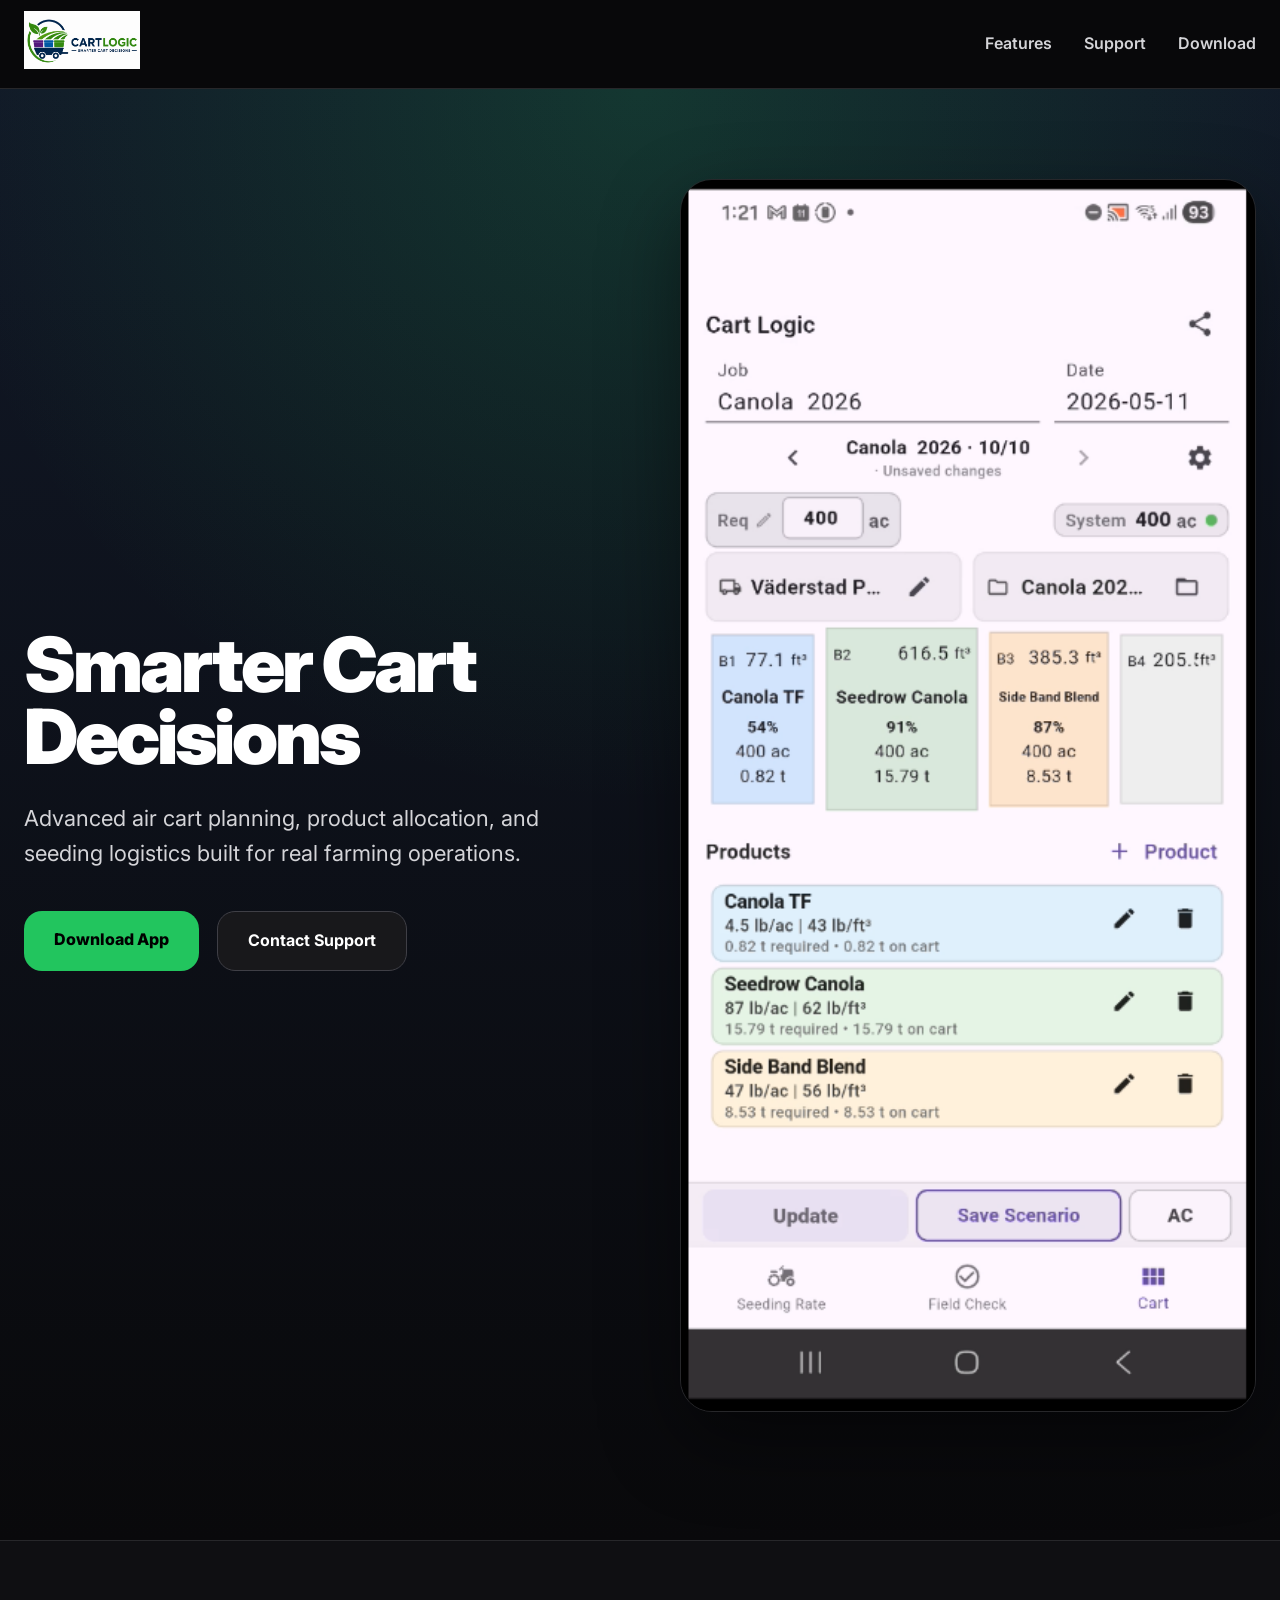
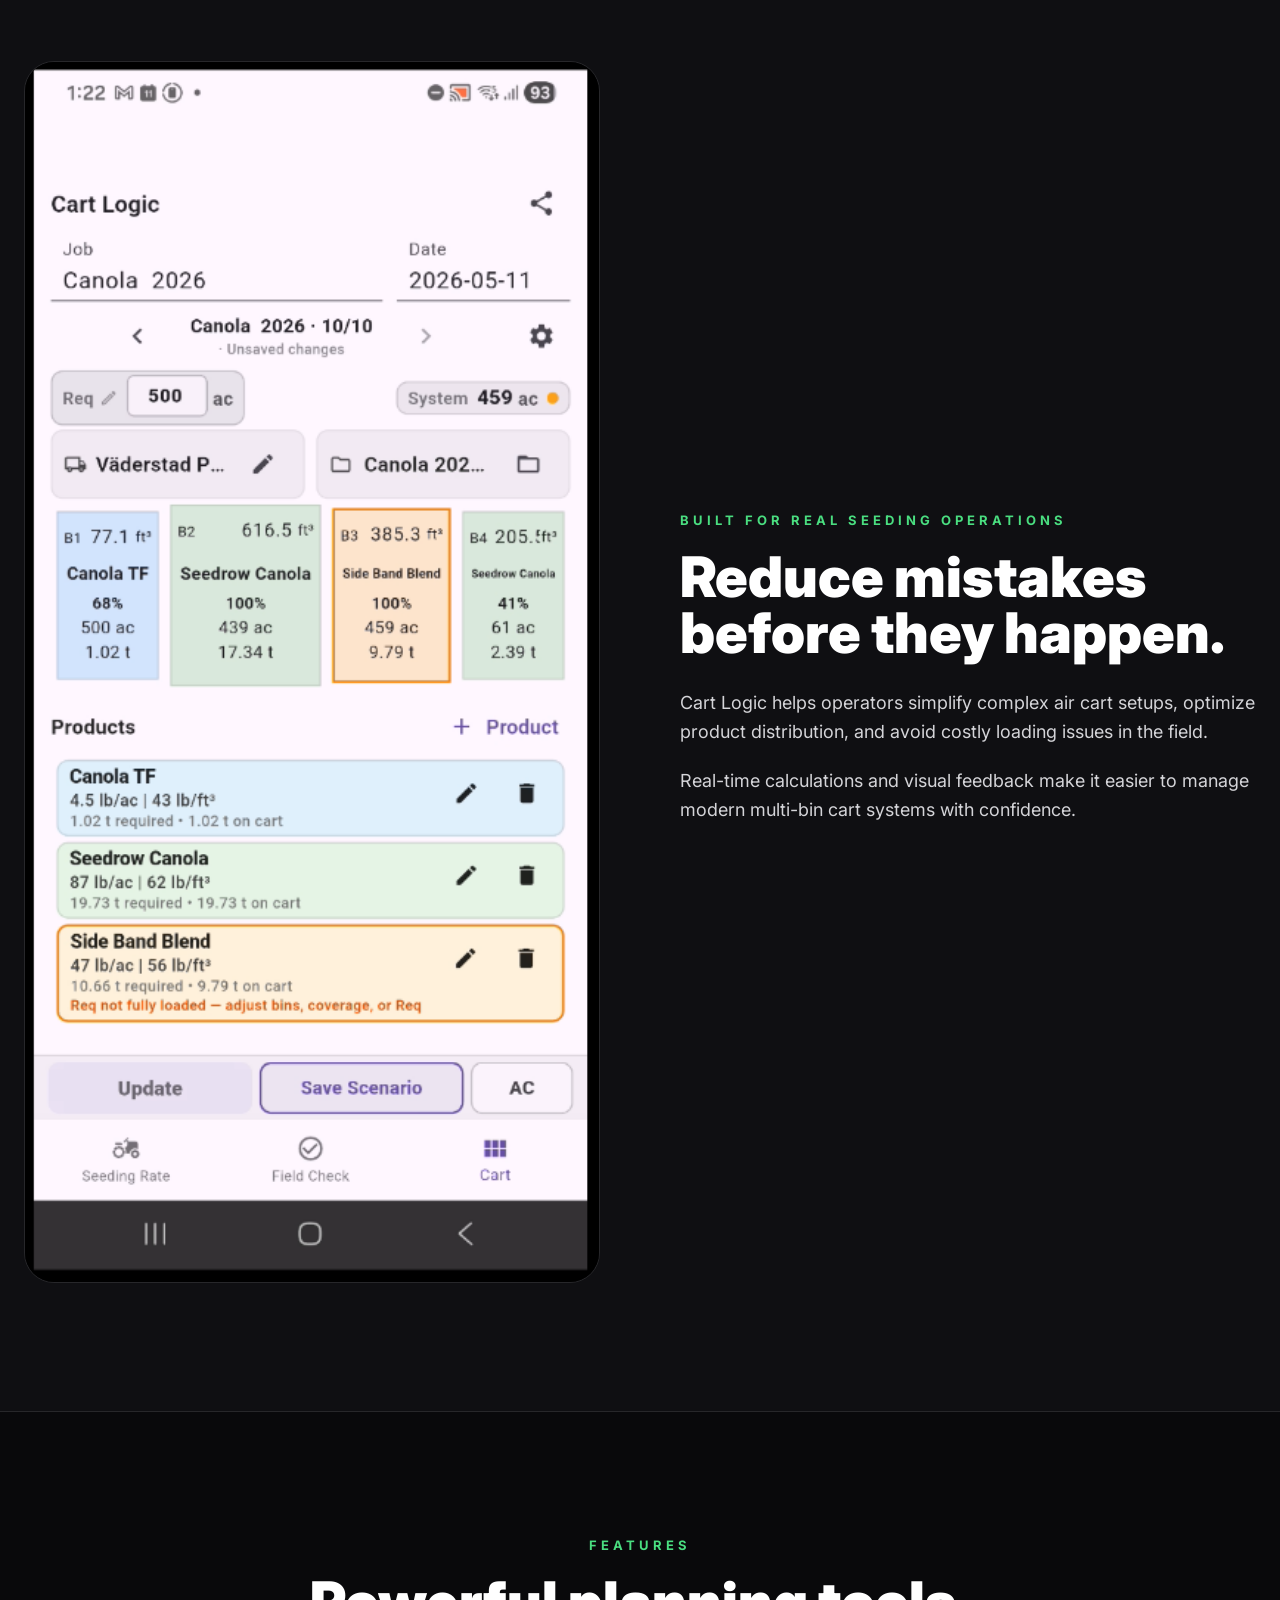
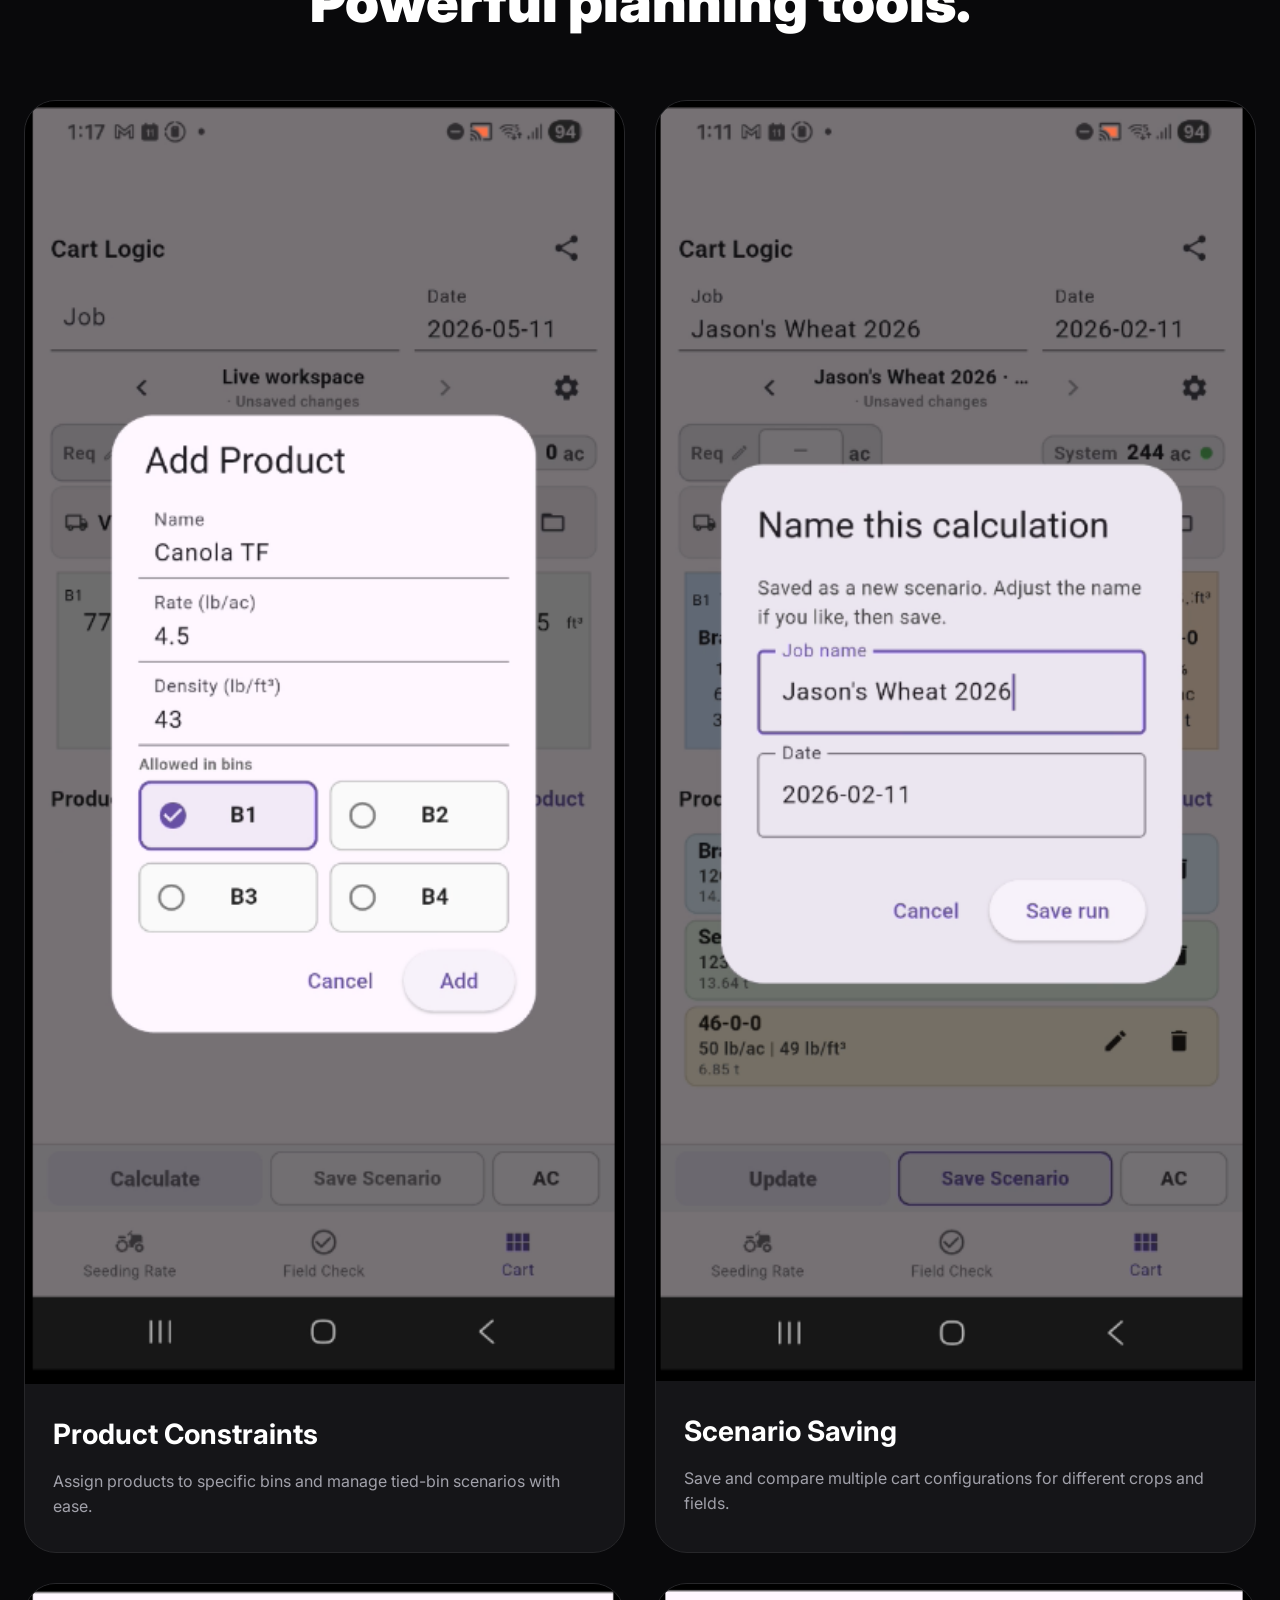
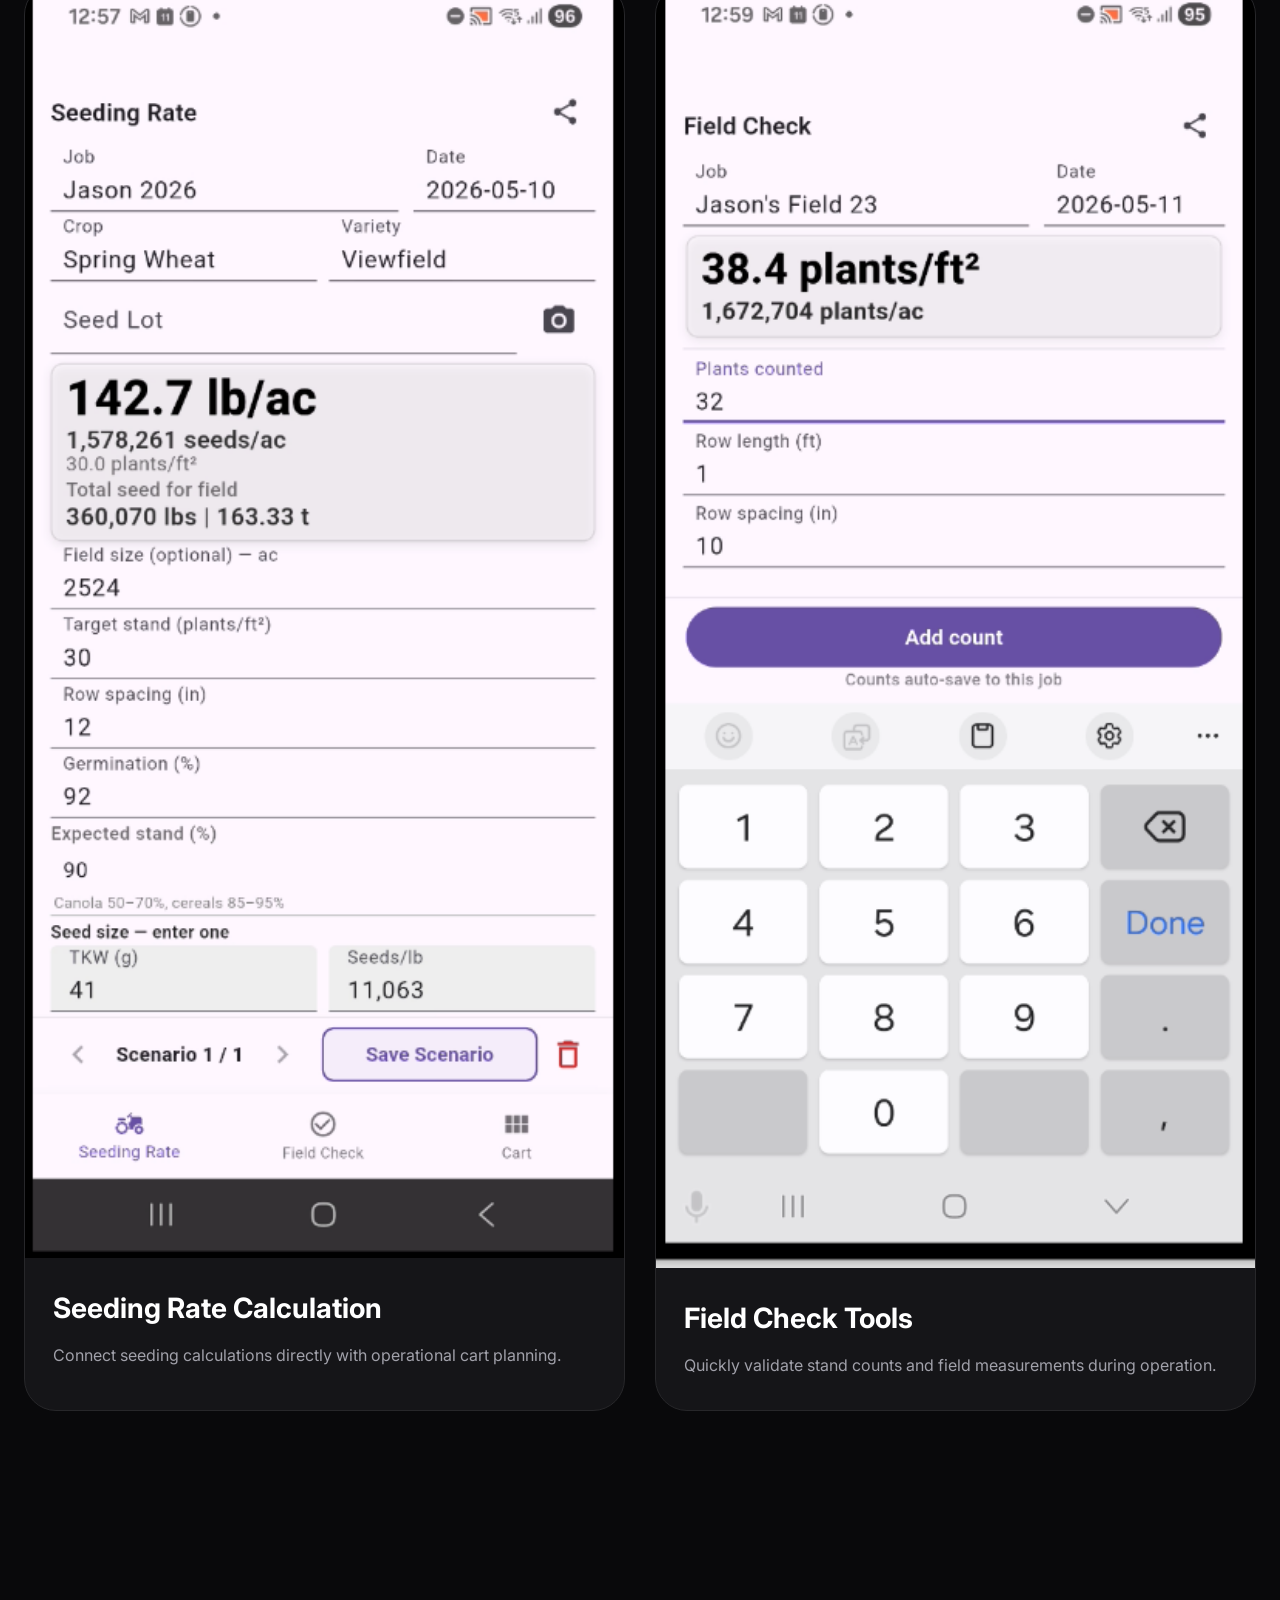
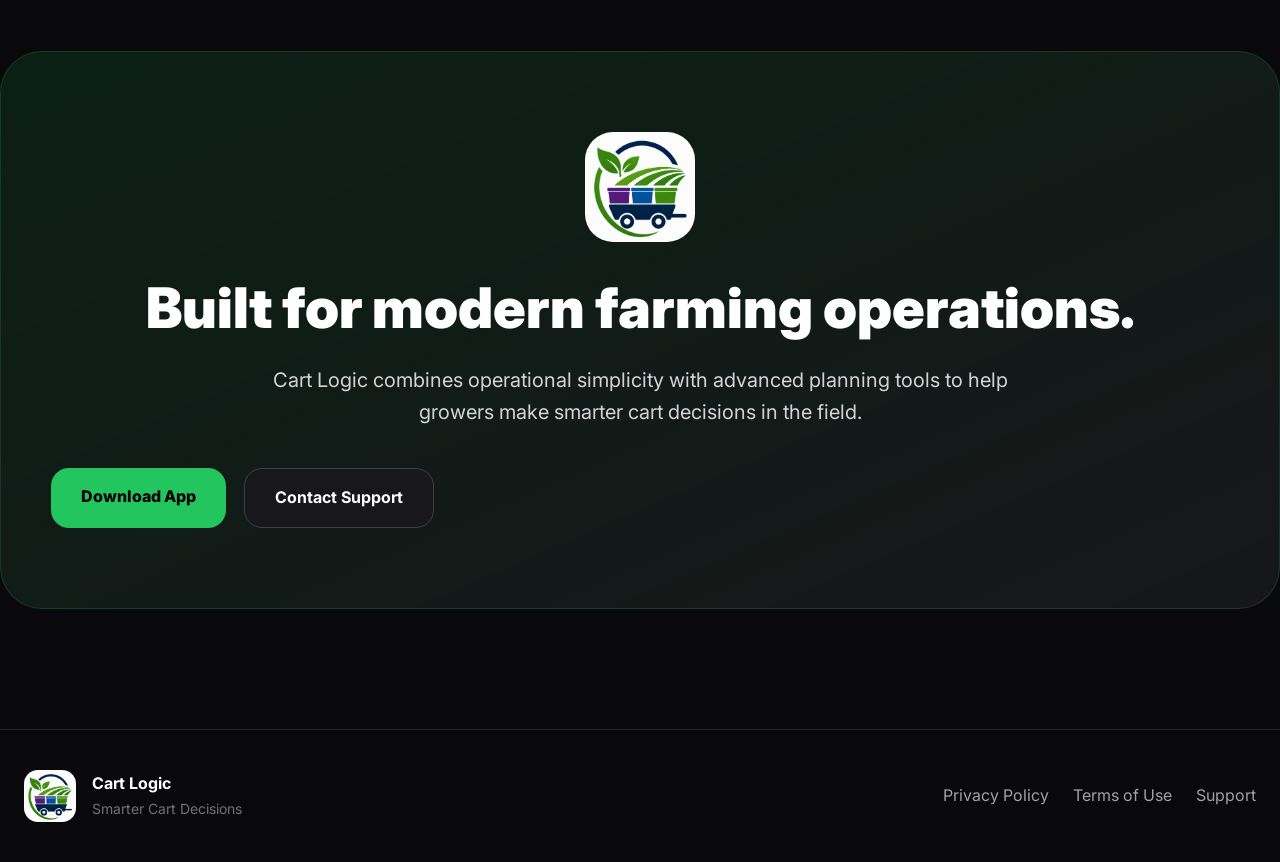
<file: index.html>
<!DOCTYPE html>
<html lang="en">
<head>
  <meta charset="UTF-8" />
  <meta name="viewport" content="width=device-width, initial-scale=1.0" />

  <title>Cart Logic | Smarter Cart Decisions</title>

  <link rel="stylesheet" href="styles.css" />

  <link rel="preconnect" href="https://fonts.googleapis.com">
  <link rel="preconnect" href="https://fonts.gstatic.com" crossorigin>

  <link href="https://fonts.googleapis.com/css2?family=Inter:wght@400;500;600;700;800;900&display=swap" rel="stylesheet">
</head>

<body>

  <!-- NAVIGATION -->

  <header class="navbar">
    <div class="container nav-content">

      <div class="logo-group">
        <img src="images/logo.png" alt="Cart Logic Logo" class="logo">
      </div>

      <nav>
        <a href="#features">Features</a>
        <a href="support.html">Support</a>
        <a href="#download">Download</a>
      </nav>

    </div>
  </header>

  <!-- HERO -->

  <section class="hero">

    <div class="container hero-content">

      <div class="hero-text">

        <h1>
          Smarter Cart Decisions
        </h1>

        <p>
          Advanced air cart planning, product allocation, and seeding logistics built for real farming operations.
        </p>

        <div class="hero-buttons">
          <a href="#download" class="btn-primary">Download App</a>
          <a href="support.html" class="btn-secondary">Contact Support</a>
        </div>

      </div>

      <div class="hero-image">

        <img src="images/hero-cart-allocation.png" alt="Cart Logic Screenshot">

      </div>

    </div>

  </section>

  <!-- WHY CART LOGIC -->

  <section class="section dark-section">

    <div class="container split-section">

      <div class="section-image">

        <img src="images/product-constraints.png" alt="Product Constraints">


      </div>

      <div class="section-text">

        <span class="section-label">
          Built for real seeding operations
        </span>

        <h2>
          Reduce mistakes before they happen.
        </h2>

        <p>
          Cart Logic helps operators simplify complex air cart setups, optimize product distribution, and avoid costly loading issues in the field.
        </p>

        <p>
          Real-time calculations and visual feedback make it easier to manage modern multi-bin cart systems with confidence.
        </p>

      </div>

    </div>

  </section>

  <!-- FEATURES -->

  <section class="section" id="features">

    <div class="container">

      <div class="section-heading">

        <span class="section-label">
          Features
        </span>

        <h2>
          Powerful planning tools.
        </h2>

      </div>

      <div class="feature-grid">

        <div class="feature-card">

          <img src="images/prod select bins define.png" alt="Capacity Warning">

          <h3>Product Constraints</h3>

          <p>
            Assign products to specific bins and manage tied-bin scenarios with ease.
          </p>

        </div>

        <div class="feature-card">

          <img src="images/scenario-save.png" alt="Scenario Saving">

          <h3>Scenario Saving</h3>

          <p>
            Save and compare multiple cart configurations for different crops and fields.
          </p>

        </div>

        <div class="feature-card">

          <img src="images/seeding-rate.png" alt="Seeding Rate">

          <h3>Seeding Rate Calculation</h3>

          <p>
            Connect seeding calculations directly with operational cart planning.
          </p>

        </div>

        <div class="feature-card">

          <img src="images/field-check.png" alt="Field Check">

          <h3>Field Check Tools</h3>

          <p>
            Quickly validate stand counts and field measurements during operation.
          </p>

        </div>

      </div>

    </div>

  </section>

  <!-- CTA -->

  <section class="section cta-section" id="download">

    <div class="container cta-box">

      <img src="images/app-icon.png" alt="Cart Logic App Icon" class="cta-icon">

      <h2>
        Built for modern farming operations.
      </h2>

      <p>
        Cart Logic combines operational simplicity with advanced planning tools to help growers make smarter cart decisions in the field.
      </p>

      <div class="hero-buttons">
        <a href="#" class="btn-primary">Download App</a>
        <a href="support.html" class="btn-secondary">Contact Support</a>
      </div>

    </div>

  </section>

  <!-- FOOTER -->

  <footer>

    <div class="container footer-content">

      <div class="footer-brand">

        <img src="images/app-icon.png" alt="Cart Logic">

        <div>

          <h4>Cart Logic</h4>

          <p>
            Smarter Cart Decisions
          </p>

        </div>

      </div>

      <div class="footer-links">

        <a href="privacy.html">Privacy Policy</a>
        <a href="terms.html">Terms of Use</a>
        <a href="support.html">Support</a>

      </div>

    </div>

  </footer>

</body>
</html>
</file>
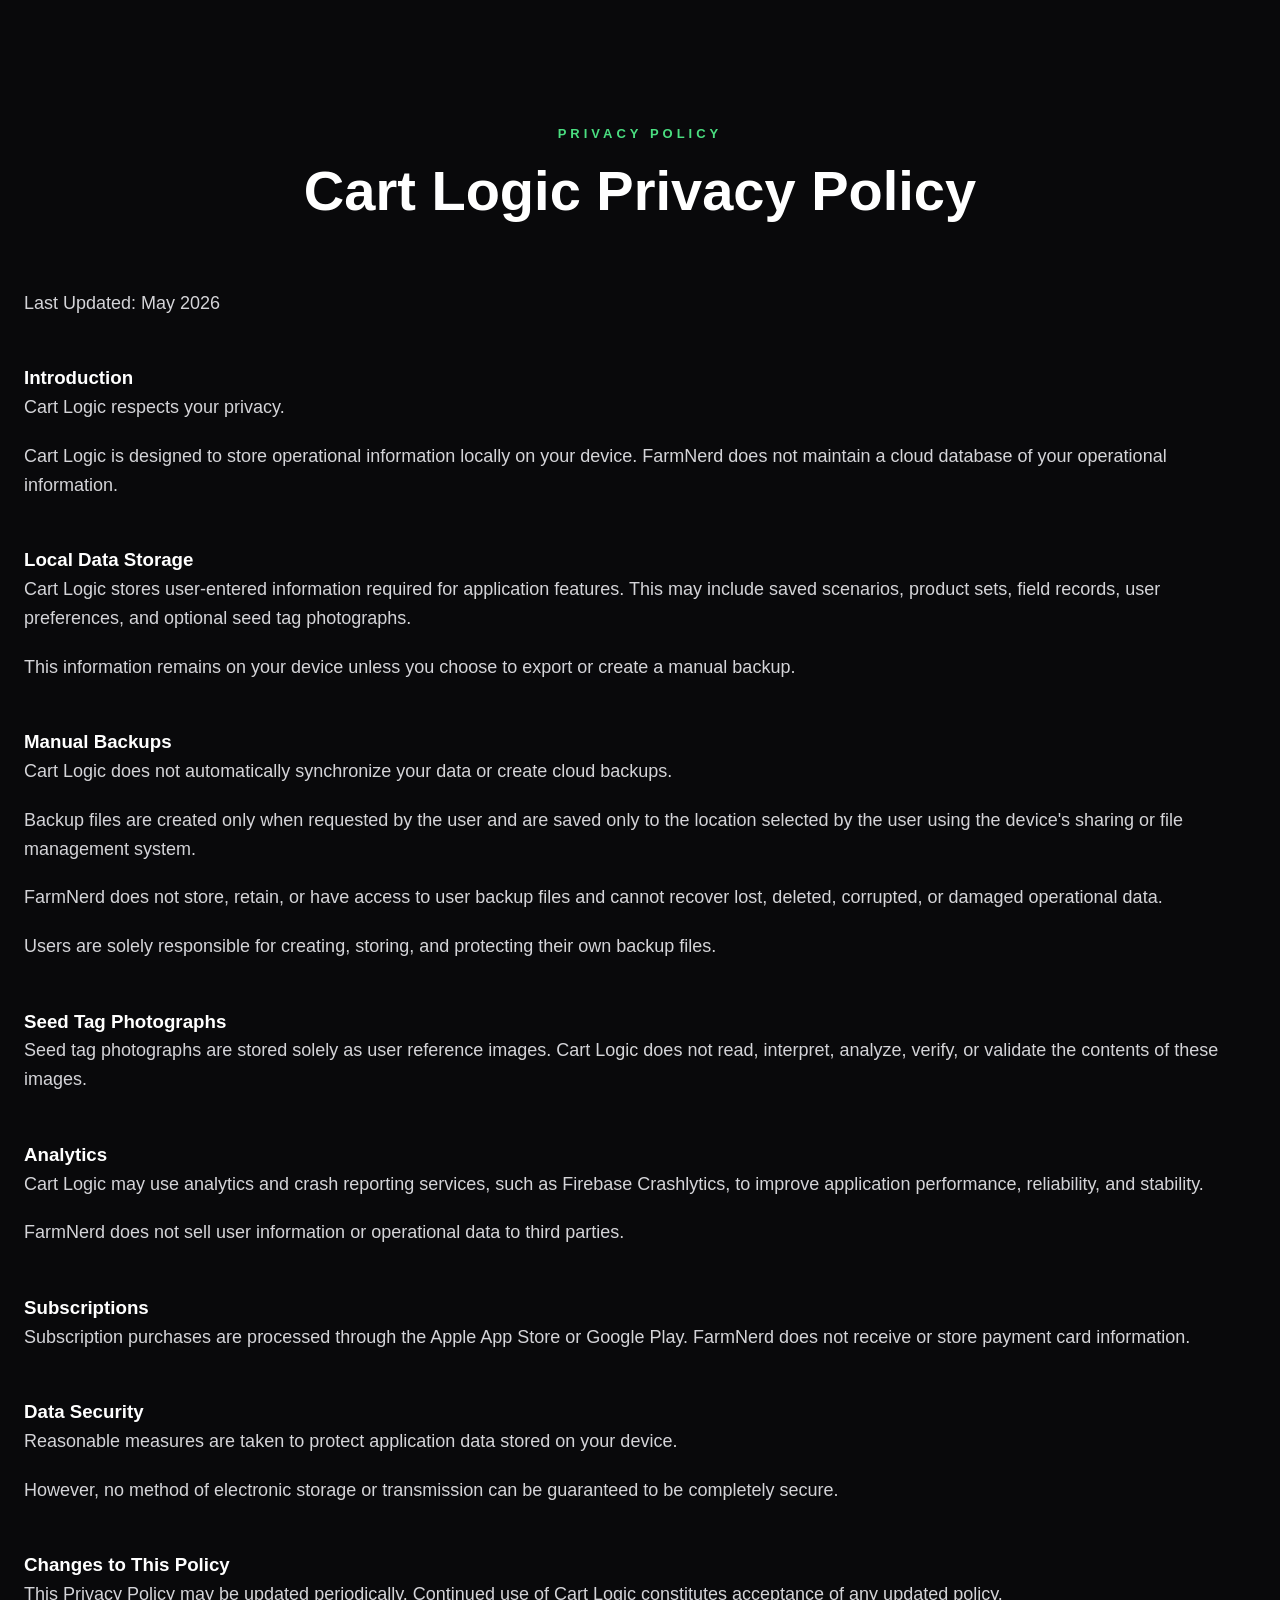
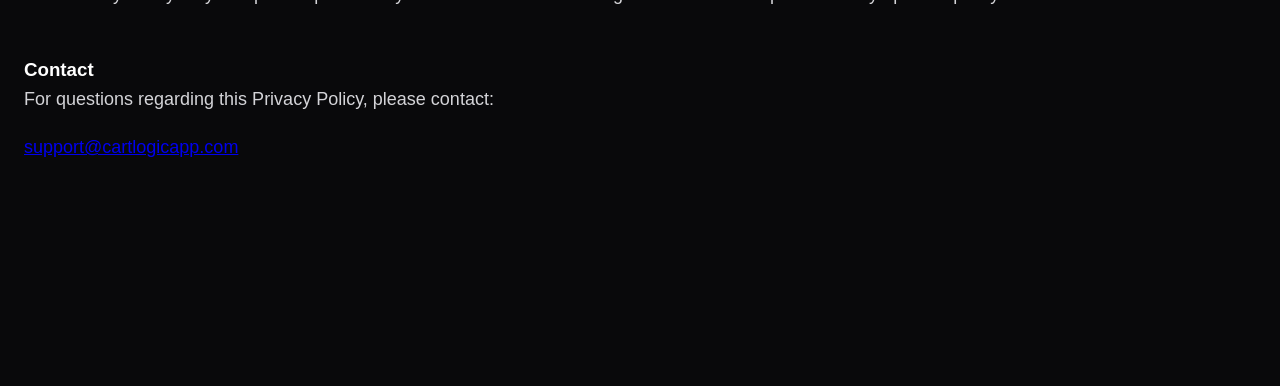
<file: privacy.html>
<!DOCTYPE html>
<html lang="en">
<head>
  <meta charset="UTF-8" />
  <meta name="viewport" content="width=device-width, initial-scale=1.0"/>
  <title>Cart Logic Privacy Policy</title>
  <link rel="stylesheet" href="styles.css" />
</head>

<body>

<section class="section">

  <div class="container">

    <div class="section-heading">

      <span class="section-label">
        Privacy Policy
      </span>

      <h2>
        Cart Logic Privacy Policy
      </h2>

    </div>

    <div class="section-text legal-doc">

      <p>
        Last Updated: May 2026
      </p>

      <br>

      <h3>Introduction</h3>

      <p>
        Cart Logic respects your privacy.
      </p>

      <p>
        Cart Logic is designed to store operational information locally on your device. FarmNerd does not maintain a cloud database of your operational information.
      </p>

      <br>

      <h3>Local Data Storage</h3>

      <p>
        Cart Logic stores user-entered information required for application features. This may include saved scenarios, product sets, field records, user preferences, and optional seed tag photographs.
      </p>

      <p>
        This information remains on your device unless you choose to export or create a manual backup.
      </p>

      <br>

      <h3>Manual Backups</h3>

      <p>
        Cart Logic does not automatically synchronize your data or create cloud backups.
      </p>

      <p>
        Backup files are created only when requested by the user and are saved only to the location selected by the user using the device's sharing or file management system.
      </p>

      <p>
        FarmNerd does not store, retain, or have access to user backup files and cannot recover lost, deleted, corrupted, or damaged operational data.
      </p>

      <p>
        Users are solely responsible for creating, storing, and protecting their own backup files.
      </p>

      <br>

      <h3>Seed Tag Photographs</h3>

      <p>
        Seed tag photographs are stored solely as user reference images. Cart Logic does not read, interpret, analyze, verify, or validate the contents of these images.
      </p>

      <br>

      <h3>Analytics</h3>

      <p>
        Cart Logic may use analytics and crash reporting services, such as Firebase Crashlytics, to improve application performance, reliability, and stability.
      </p>

      <p>
        FarmNerd does not sell user information or operational data to third parties.
      </p>

      <br>

      <h3>Subscriptions</h3>

      <p>
        Subscription purchases are processed through the Apple App Store or Google Play. FarmNerd does not receive or store payment card information.
      </p>

      <br>

      <h3>Data Security</h3>

      <p>
        Reasonable measures are taken to protect application data stored on your device.
      </p>

      <p>
        However, no method of electronic storage or transmission can be guaranteed to be completely secure.
      </p>

      <br>

      <h3>Changes to This Policy</h3>

      <p>
        This Privacy Policy may be updated periodically. Continued use of Cart Logic constitutes acceptance of any updated policy.
      </p>

      <br>

      <h3>Contact</h3>

      <p>
        For questions regarding this Privacy Policy, please contact:
      </p>

      <p>
        <a href="mailto:support@cartlogicapp.com">support@cartlogicapp.com</a>
      </p>

      <div class="legal-after-email-spacer" aria-hidden="true"></div>

    </div>

  </div>

</section>

</body>
</html>
</file>
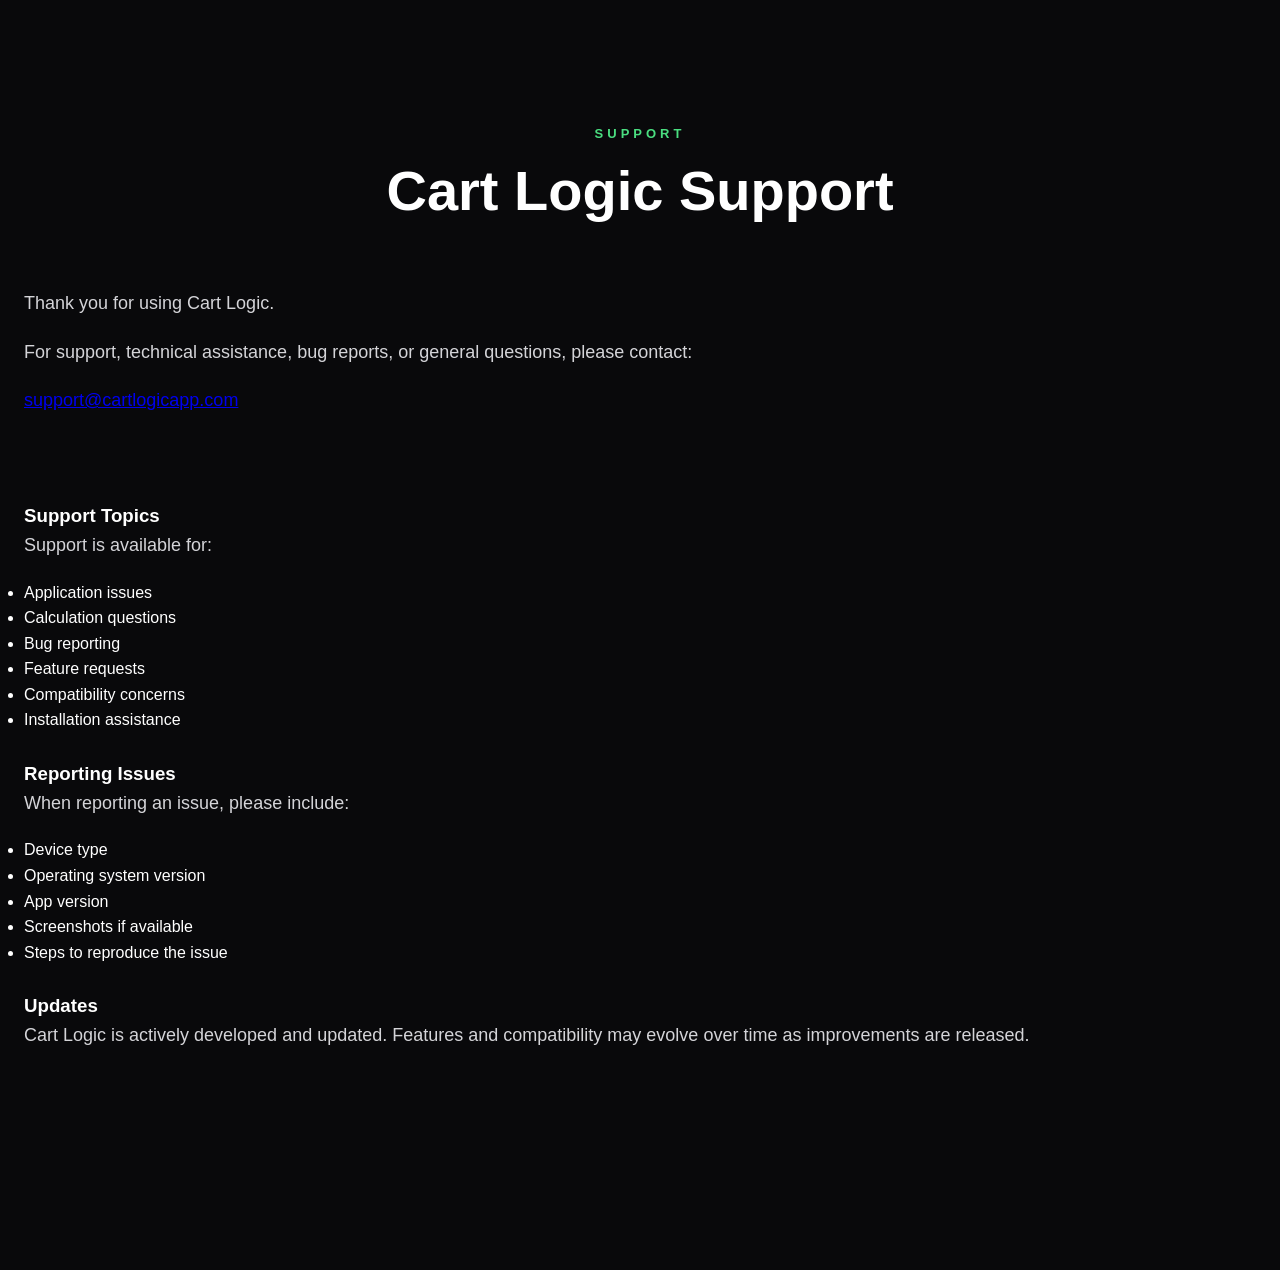
<file: support.html>
<!DOCTYPE html>
<html lang="en">
<head>
  <meta charset="UTF-8" />
  <meta name="viewport" content="width=device-width, initial-scale=1.0"/>
  <title>Cart Logic Support</title>
  <link rel="stylesheet" href="styles.css" />
</head>

<body>

<section class="section">

  <div class="container">

    <div class="section-heading">
      <span class="section-label">Support</span>

      <h2>Cart Logic Support</h2>
    </div>

    <div class="section-text legal-doc">

      <p>
        Thank you for using Cart Logic.
      </p>

      <p>
        For support, technical assistance, bug reports, or general questions, please contact:
      </p>

      <p>
        <a href="mailto:support@cartlogicapp.com">support@cartlogicapp.com</a>
      </p>

      <div class="legal-after-email-spacer" aria-hidden="true"></div>

      <br>

      <h3>Support Topics</h3>

      <p>
        Support is available for:
      </p>

      <ul>
        <li>Application issues</li>
        <li>Calculation questions</li>
        <li>Bug reporting</li>
        <li>Feature requests</li>
        <li>Compatibility concerns</li>
        <li>Installation assistance</li>
      </ul>

      <br>

      <h3>Reporting Issues</h3>

      <p>
        When reporting an issue, please include:
      </p>

      <ul>
        <li>Device type</li>
        <li>Operating system version</li>
        <li>App version</li>
        <li>Screenshots if available</li>
        <li>Steps to reproduce the issue</li>
      </ul>

      <br>

      <h3>Updates</h3>

      <p>
        Cart Logic is actively developed and updated. Features and compatibility may evolve over time as improvements are released.
      </p>

      <div class="legal-page-footer-spacer" aria-hidden="true"></div>

    </div>

  </div>

</section>

</body>
</html>
</file>
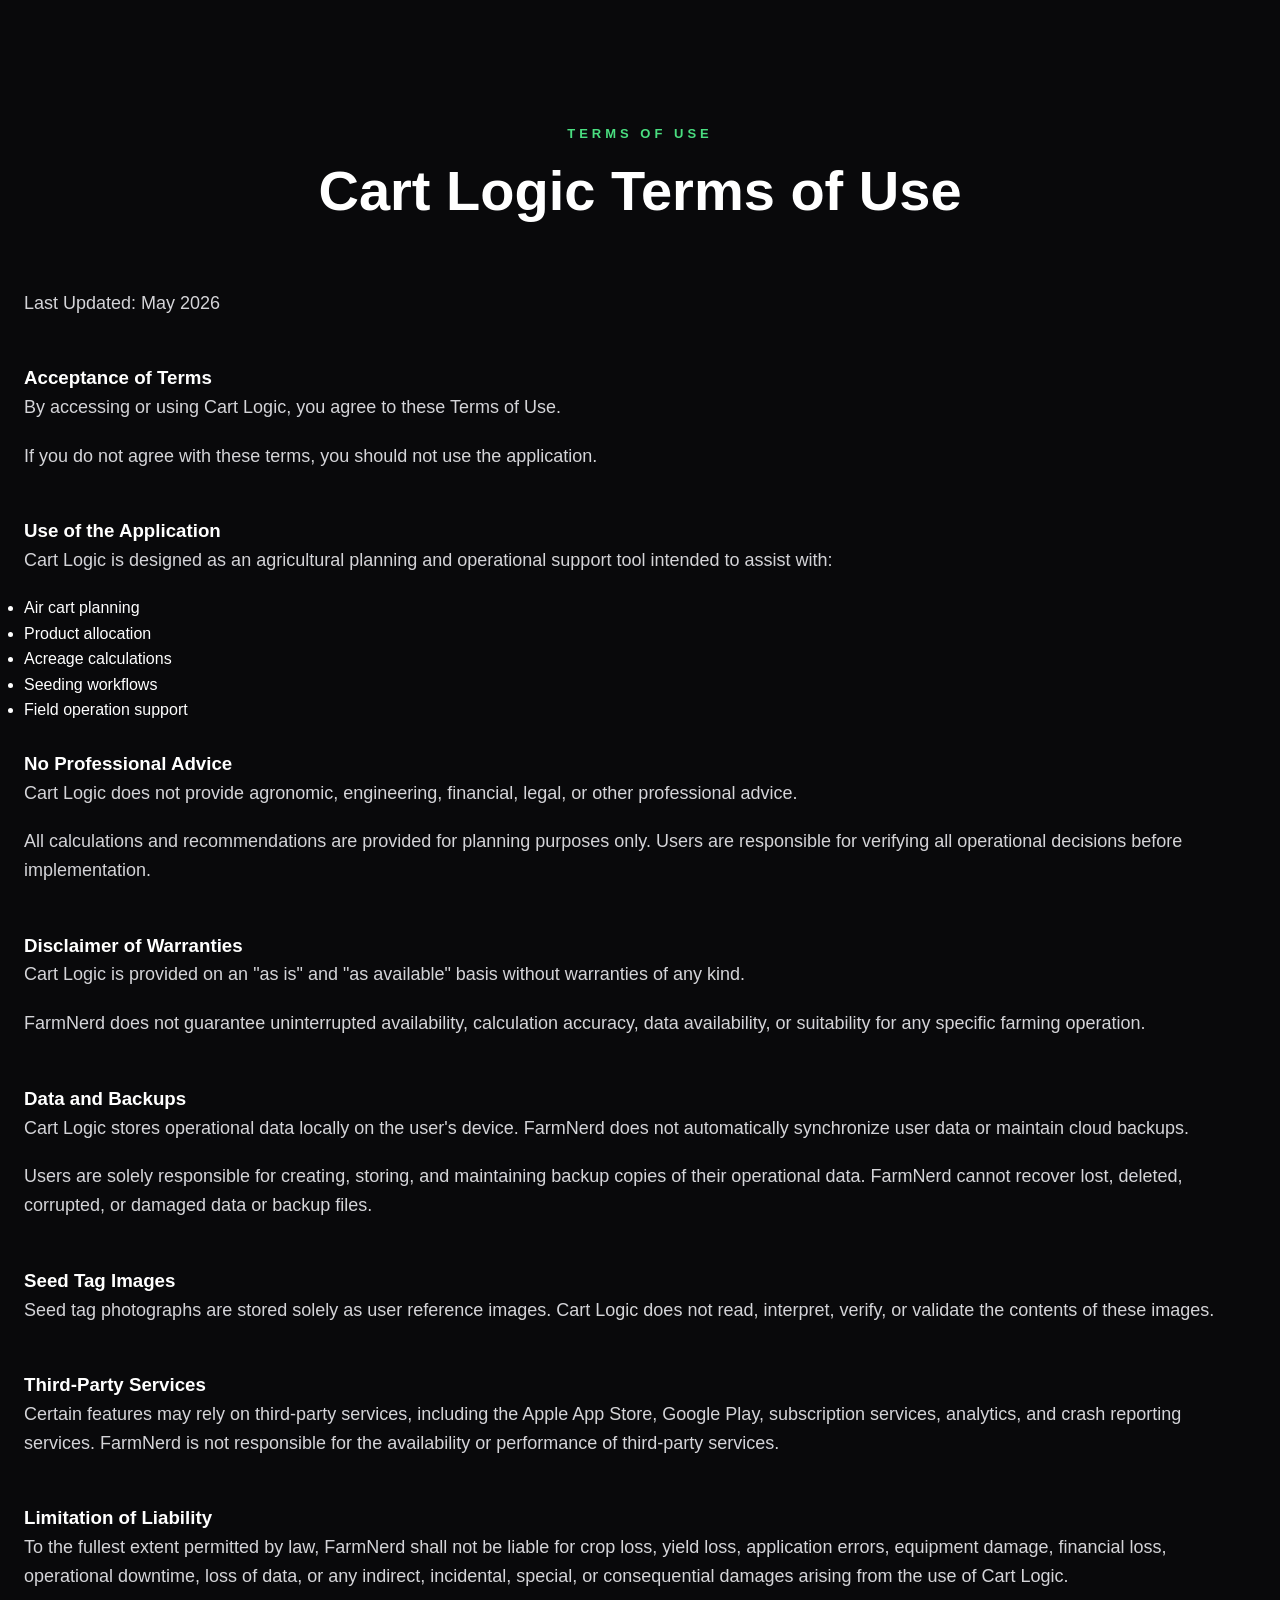
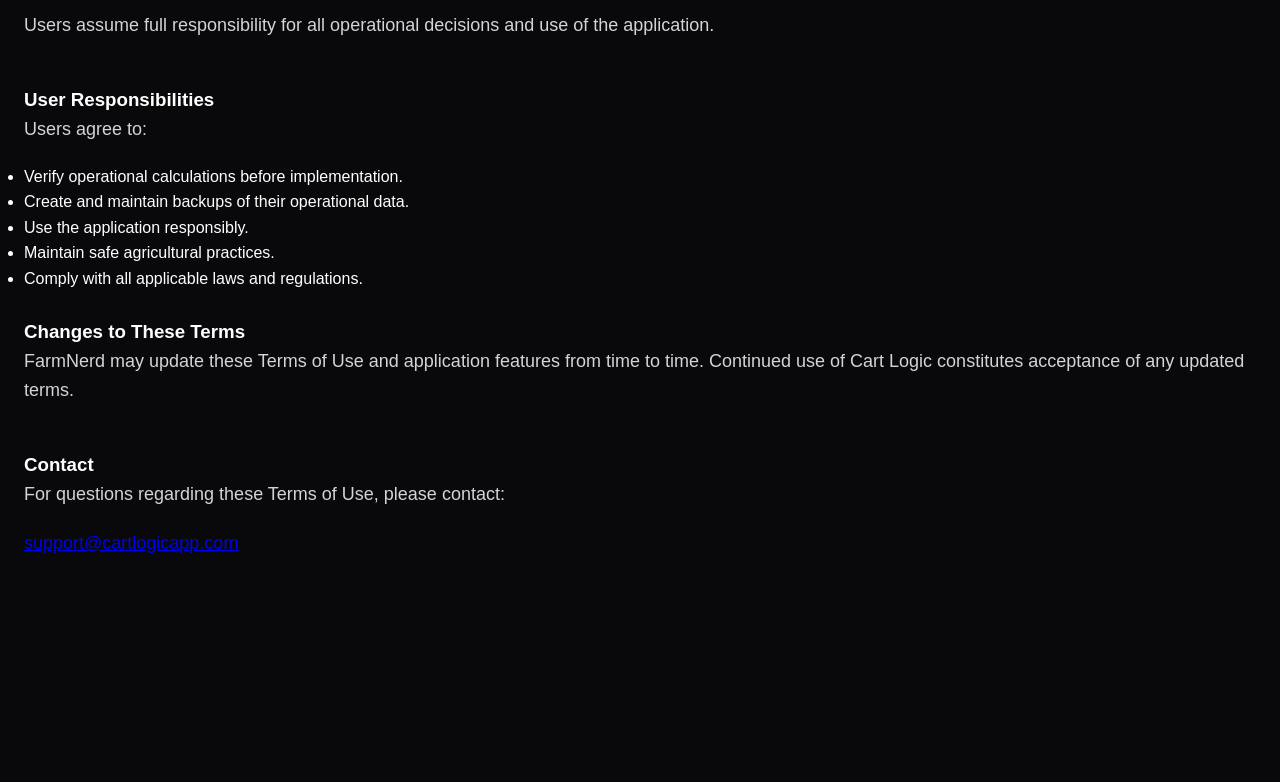
<file: terms.html>
<!DOCTYPE html>
<html lang="en">
<head>
  <meta charset="UTF-8" />
  <meta name="viewport" content="width=device-width, initial-scale=1.0"/>
  <title>Cart Logic Terms of Use</title>
  <link rel="stylesheet" href="styles.css" />
</head>

<body>

<section class="section">

  <div class="container">

    <div class="section-heading">

      <span class="section-label">
        Terms of Use
      </span>

      <h2>
        Cart Logic Terms of Use
      </h2>

    </div>

    <div class="section-text legal-doc">

      <p>
        Last Updated: May 2026
      </p>

      <br>

      <h3>Acceptance of Terms</h3>

      <p>
        By accessing or using Cart Logic, you agree to these Terms of Use.
      </p>

      <p>
        If you do not agree with these terms, you should not use the application.
      </p>

      <br>

      <h3>Use of the Application</h3>

      <p>
        Cart Logic is designed as an agricultural planning and operational support tool intended to assist with:
      </p>

      <ul>
        <li>Air cart planning</li>
        <li>Product allocation</li>
        <li>Acreage calculations</li>
        <li>Seeding workflows</li>
        <li>Field operation support</li>
      </ul>

      <br>

      <h3>No Professional Advice</h3>

      <p>
        Cart Logic does not provide agronomic, engineering, financial, legal, or other professional advice.
      </p>

      <p>
        All calculations and recommendations are provided for planning purposes only. Users are responsible for verifying all operational decisions before implementation.
      </p>

      <br>

      <h3>Disclaimer of Warranties</h3>

      <p>
        Cart Logic is provided on an "as is" and "as available" basis without warranties of any kind.
      </p>

      <p>
        FarmNerd does not guarantee uninterrupted availability, calculation accuracy, data availability, or suitability for any specific farming operation.
      </p>

      <br>

      <h3>Data and Backups</h3>

      <p>
        Cart Logic stores operational data locally on the user's device. FarmNerd does not automatically synchronize user data or maintain cloud backups.
      </p>

      <p>
        Users are solely responsible for creating, storing, and maintaining backup copies of their operational data. FarmNerd cannot recover lost, deleted, corrupted, or damaged data or backup files.
      </p>

      <br>

      <h3>Seed Tag Images</h3>

      <p>
        Seed tag photographs are stored solely as user reference images. Cart Logic does not read, interpret, verify, or validate the contents of these images.
      </p>

      <br>

      <h3>Third-Party Services</h3>

      <p>
        Certain features may rely on third-party services, including the Apple App Store, Google Play, subscription services, analytics, and crash reporting services. FarmNerd is not responsible for the availability or performance of third-party services.
      </p>

      <br>

      <h3>Limitation of Liability</h3>

      <p>
        To the fullest extent permitted by law, FarmNerd shall not be liable for crop loss, yield loss, application errors, equipment damage, financial loss, operational downtime, loss of data, or any indirect, incidental, special, or consequential damages arising from the use of Cart Logic.
      </p>

      <p>
        Users assume full responsibility for all operational decisions and use of the application.
      </p>

      <br>

      <h3>User Responsibilities</h3>

      <p>
        Users agree to:
      </p>

      <ul>
        <li>Verify operational calculations before implementation.</li>
        <li>Create and maintain backups of their operational data.</li>
        <li>Use the application responsibly.</li>
        <li>Maintain safe agricultural practices.</li>
        <li>Comply with all applicable laws and regulations.</li>
      </ul>

      <br>

      <h3>Changes to These Terms</h3>

      <p>
        FarmNerd may update these Terms of Use and application features from time to time. Continued use of Cart Logic constitutes acceptance of any updated terms.
      </p>

      <br>

      <h3>Contact</h3>

      <p>
        For questions regarding these Terms of Use, please contact:
      </p>

      <p>
        <a href="mailto:support@cartlogicapp.com">support@cartlogicapp.com</a>
      </p>

      <div class="legal-after-email-spacer" aria-hidden="true"></div>

    </div>

  </div>

</section>

</body>
</html>
</file>
<file: styles.css>
* {
  margin: 0;
  padding: 0;
  box-sizing: border-box;
}

html {
  scroll-behavior: smooth;
}

body {
  font-family: 'Inter', sans-serif;
  background: #09090b;
  color: white;
  line-height: 1.6;
  overflow-x: hidden;
}

/* CONTAINER */

.container {
  width: 100%;
  max-width: 1280px;
  margin: auto;
  padding: 0 24px;
}

/* NAVIGATION */

.navbar {
  position: sticky;
  top: 0;
  z-index: 1000;
  background: rgba(9, 9, 11, 0.9);
  backdrop-filter: blur(16px);
  border-bottom: 1px solid #27272a;
}

.nav-content {
  height: 88px;
  display: flex;
  align-items: center;
  justify-content: space-between;
}

.logo {
  height: 58px;
  width: auto;
}

nav {
  display: flex;
  gap: 32px;
}

nav a {
  color: #d4d4d8;
  text-decoration: none;
  font-weight: 600;
  transition: 0.2s;
}

nav a:hover {
  color: white;
}

/* HERO */

.hero {
  position: relative;
  overflow: hidden;
  padding: 90px 0 120px;
  background:
    radial-gradient(circle at top, rgba(34,197,94,0.18), transparent 45%),
    linear-gradient(to bottom, #111827, #09090b);
}

.hero-content {
  display: grid;
  grid-template-columns: 1fr 1fr;
  gap: 80px;
  align-items: center;
}

.hero-text h1 {
  font-size: 76px;
  line-height: 0.95;
  font-weight: 900;
  letter-spacing: -3px;
  margin-bottom: 28px;
}

.hero-text p {
  font-size: 22px;
  color: #d4d4d8;
  margin-bottom: 40px;
  max-width: 620px;
}

.hero-image img {
  width: 100%;
  border-radius: 32px;
  border: 1px solid #27272a;
  box-shadow: 0 30px 80px rgba(0,0,0,0.45);
}

/* BUTTONS */

.hero-buttons {
  display: flex;
  gap: 18px;
  flex-wrap: wrap;
}

.btn-primary {
  background: #22c55e;
  color: black;
  padding: 16px 30px;
  border-radius: 18px;
  font-weight: 800;
  text-decoration: none;
  transition: 0.25s;
}

.btn-primary:hover {
  background: #4ade80;
}

.btn-secondary {
  border: 1px solid #3f3f46;
  background: #18181b;
  color: white;
  padding: 16px 30px;
  border-radius: 18px;
  font-weight: 700;
  text-decoration: none;
  transition: 0.25s;
}

.btn-secondary:hover {
  border-color: #71717a;
  background: #27272a;
}

/* SECTIONS */

.section {
  padding: 120px 0;
}

.dark-section {
  background: rgba(24,24,27,0.45);
  border-top: 1px solid #27272a;
  border-bottom: 1px solid #27272a;
}

.split-section {
  display: grid;
  grid-template-columns: 1fr 1fr;
  gap: 80px;
  align-items: center;
}

.section-image img {
  width: 100%;
  border-radius: 30px;
  border: 1px solid #27272a;
}

.section-label {
  display: inline-block;
  margin-bottom: 18px;
  color: #4ade80;
  text-transform: uppercase;
  letter-spacing: 4px;
  font-size: 13px;
  font-weight: 700;
}

.section-text h2,
.section-heading h2,
.cta-box h2 {
  font-size: 56px;
  line-height: 1;
  font-weight: 900;
  margin-bottom: 28px;
}

.section-text p {
  color: #d4d4d8;
  margin-bottom: 20px;
  font-size: 18px;
}

/* Legal / support policy pages: room below support email + home-indicator safe area */
.section-text.legal-doc {
  padding-bottom: max(2.75rem, env(safe-area-inset-bottom, 0px) + 1.75rem);
}

.legal-after-email-spacer {
  display: block;
  height: 1.75rem;
  margin-bottom: 0.75rem;
}

.legal-page-footer-spacer {
  display: block;
  height: 2rem;
  margin-top: 1.5rem;
}

/* FEATURES */

.section-heading {
  text-align: center;
  margin-bottom: 70px;
}

.feature-grid {
  display: grid;
  grid-template-columns: repeat(2, 1fr);
  gap: 30px;
}

.feature-card {
  background: rgba(24,24,27,0.85);
  border: 1px solid #27272a;
  border-radius: 32px;
  overflow: hidden;
  transition: 0.3s;
}

.feature-card:hover {
  transform: translateY(-6px);
  border-color: rgba(34,197,94,0.4);
}

.feature-card img {
  width: 100%;
  display: block;
}

.feature-card h3 {
  font-size: 28px;
  margin: 28px 28px 12px;
}

.feature-card p {
  color: #a1a1aa;
  margin: 0 28px 32px;
}

/* CTA */

.cta-section {
  text-align: center;
}

.cta-box {
  background:
    linear-gradient(to bottom right,
    rgba(34,197,94,0.12),
    rgba(24,24,27,0.95));

  border: 1px solid rgba(34,197,94,0.18);

  border-radius: 42px;

  padding: 80px 50px;
}

.cta-icon {
  width: 110px;
  margin-bottom: 30px;
  border-radius: 28px;
}

.cta-box p {
  max-width: 760px;
  margin: auto auto 40px;
  color: #d4d4d8;
  font-size: 20px;
}

/* FOOTER */

footer {
  border-top: 1px solid #27272a;
  padding: 40px 0;
}

.footer-content {
  display: flex;
  justify-content: space-between;
  align-items: center;
  gap: 30px;
  flex-wrap: wrap;
}

.footer-brand {
  display: flex;
  align-items: center;
  gap: 16px;
}

.footer-brand img {
  width: 52px;
  border-radius: 14px;
}

.footer-brand h4 {
  margin-bottom: 2px;
}

.footer-brand p {
  color: #71717a;
  font-size: 14px;
}

.footer-links {
  display: flex;
  gap: 24px;
}

.footer-links a {
  color: #a1a1aa;
  text-decoration: none;
  transition: 0.2s;
}

.footer-links a:hover {
  color: white;
}

/* RESPONSIVE */

@media (max-width: 1100px) {

  .hero-content,
  .split-section,
  .feature-grid {
    grid-template-columns: 1fr;
  }

  .hero-text h1 {
    font-size: 58px;
  }

  .section-text h2,
  .section-heading h2,
  .cta-box h2 {
    font-size: 42px;
  }

}

@media (max-width: 768px) {

  nav {
    gap: 18px;
  }

  nav a {
    font-size: 14px;
  }

  .hero {
    padding: 70px 0 90px;
  }

  .hero-text h1 {
    font-size: 46px;
  }

  .hero-text p {
    font-size: 18px;
  }

  .section {
    padding: 80px 0;
  }

  .cta-box {
    padding: 50px 28px;
  }

  .footer-content {
    flex-direction: column;
    align-items: flex-start;
  }

}
</file>
